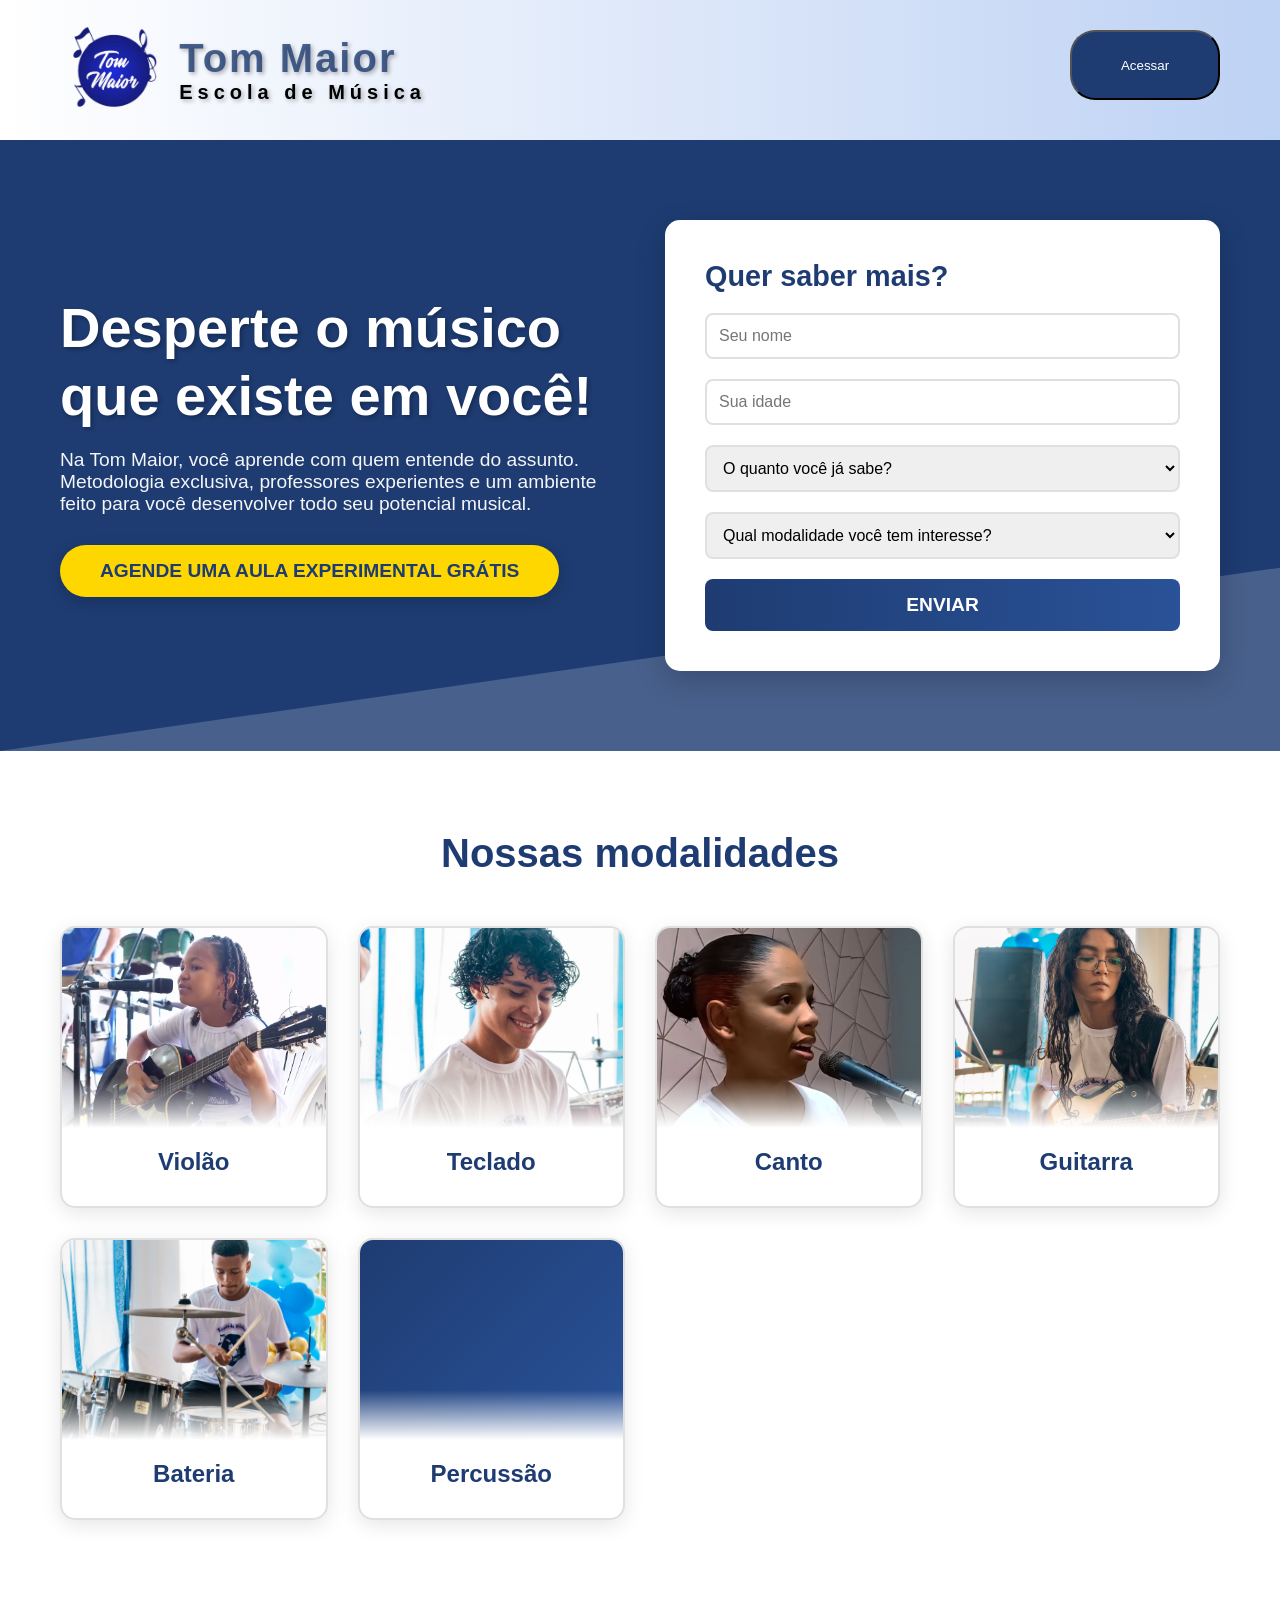
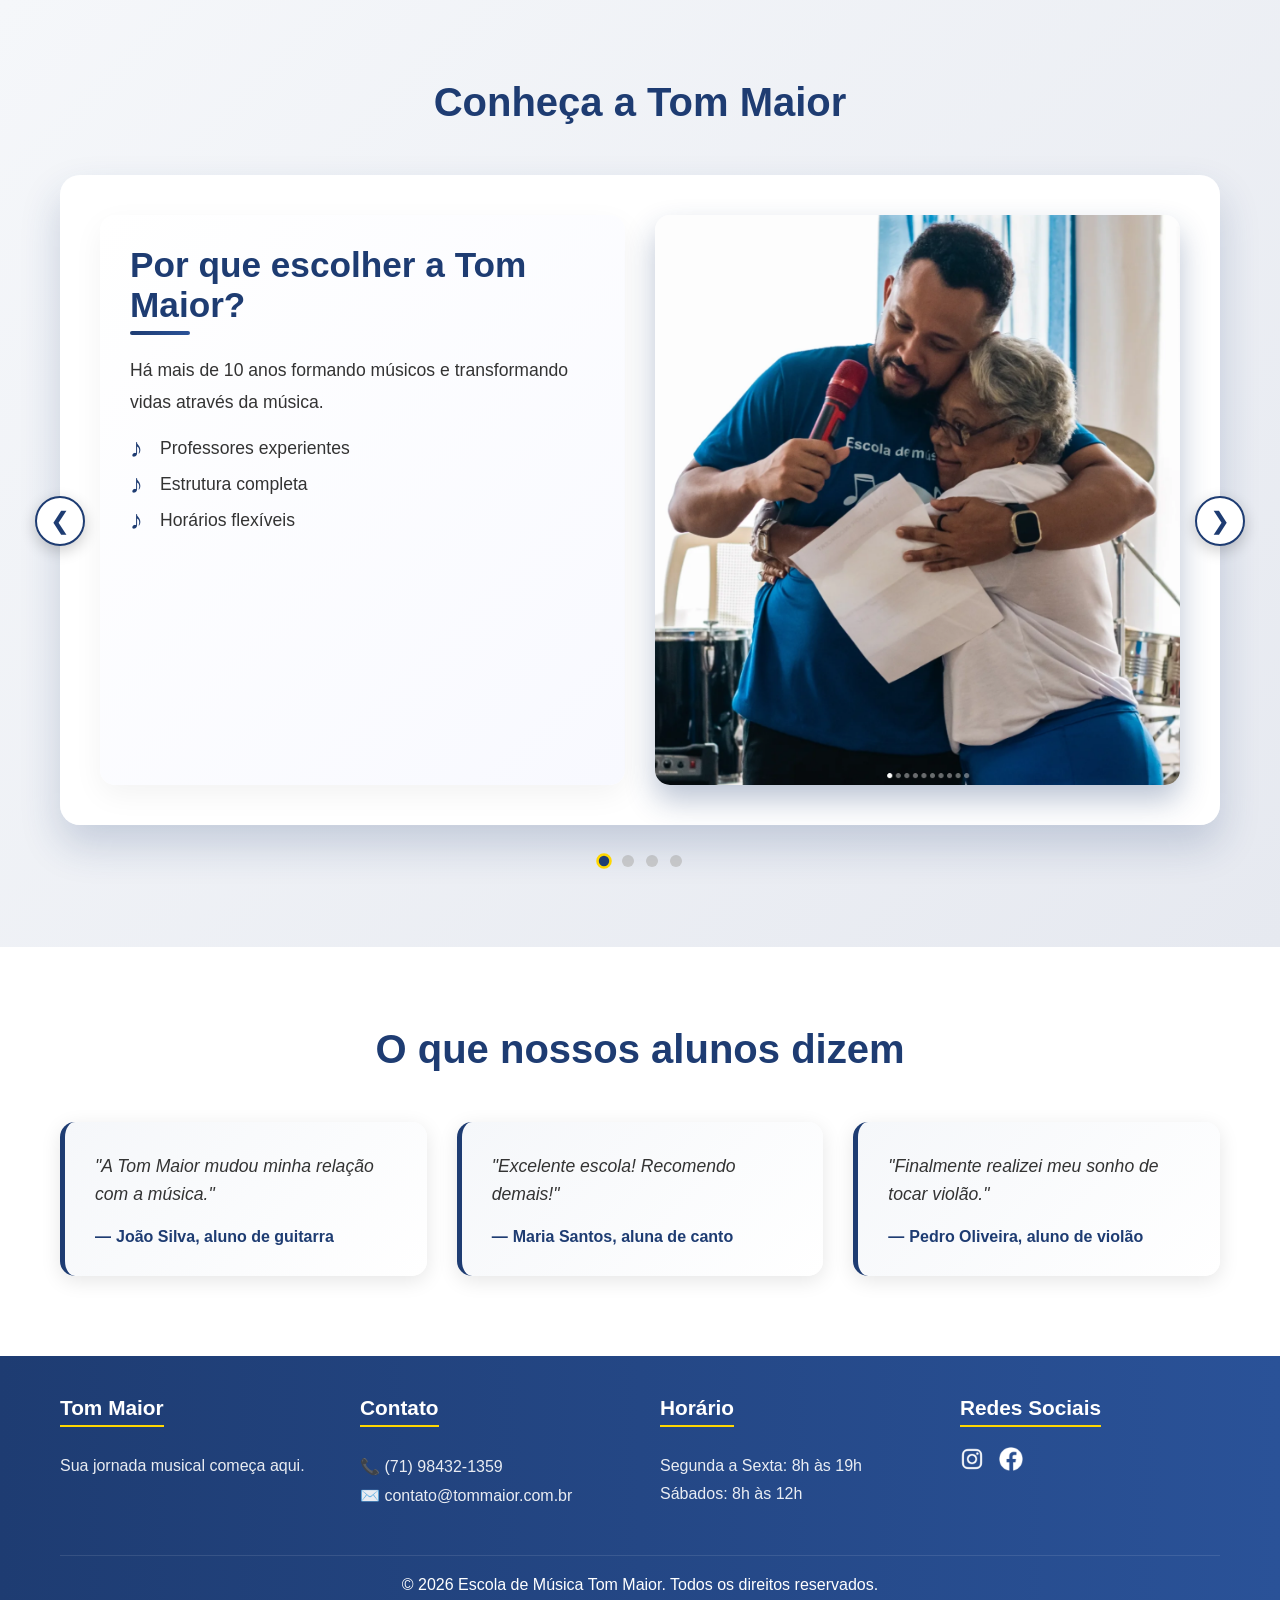
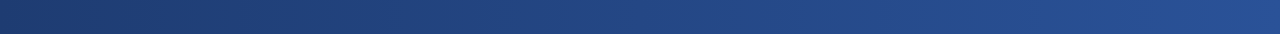
<file: index.html>
<!DOCTYPE html>
<html lang="pt-br">
<head>
    <meta charset="UTF-8">
    <meta name="viewport" content="width=device-width, initial-scale=1.0">
    <title>Tom Maior - Escola de Música</title>
    <link rel="stylesheet" href="./style.css">
</head>
<body>
    <header>
        <div class="container">
            <div class="header-content">
                <div class="logo-container"> 
                    <img src="./imgs/logo.png" alt="Tom Maior">
                    <div class="logo">
                        <h1>Tom Maior <span>Escola de Música</span></h1>
                    </div>
                </div>
                <button id="portal-acess-button">Acessar</button>
            </div>
        </div>
    </header>

    <section class="hero">
        <div class="container">
            <div class="hero-content">
                <div class="hero-text">
                    <h2>Desperte o músico que existe em você!</h2>
                    <p>Na Tom Maior, você aprende com quem entende do assunto. Metodologia exclusiva, professores experientes e um ambiente feito para você desenvolver todo seu potencial musical.</p>
                    <a href="https://wa.me/5571984321359" class="cta-button">AGENDE UMA AULA EXPERIMENTAL GRÁTIS</a>
                </div>
                <div class="hero-form">
                    <h3>Quer saber mais?</h3>
                    <form id="formulario">
                        <div class="form-group">
                            <input type="text" id="nome" placeholder="Seu nome" required>
                        </div>
                        <div class="form-group">
                            <input type="number" id="idade" placeholder="Sua idade" required>
                        </div>
                        <div class="form-group">
                            <select required id="nivel">
                                <option value="" disabled selected>O quanto você já sabe?</option>
                                <option value="leigo">não tenho conhecimento prévio algum</option>
                                <option value="basico">apenas o básico</option>
                                <option value="intermediario">tenho nível intermediário</option>
                                <option value="avançado">já tenho conhecimento avançado</option>
                            </select>
                        </div>
                        <div class="form-group">
                            <select required id="modalidade">
                                <option value="">Qual modalidade você tem interesse?</option>
                                <option value="violao">Violão</option>
                                <option value="teclado">Teclado</option>
                                <option value="canto">Canto</option>
                                <option value="guitarra">Guitarra</option>
                                <option value="bateria">Bateria</option>
                                <option value="percussao">Percussão</option>
                                <option value="outros">Outros</option>
                            </select>
                        </div>
                        <button type="submit" class="submit-button">ENVIAR</button>
                    </form>
                </div>
            </div>
        </div>
    </section>

    <section class="cursos">
        <div class="container">
            <h2 class="section-title">Nossas modalidades</h2>
            <div class="cursos-grid">
                <div class="curso-card">
                    <div class="card-image" style="background-image: url('./imgs/Hannah.png');"></div>
                    <div class="card-content">
                        <h3>Violão</h3>
                    </div>
                </div>

                <div class="curso-card">
                    <div class="card-image" style="background-image: url('./imgs/kaio.png');" id="card-violao"></div>
                    <div class="card-content">
                        <h3>Teclado</h3>
                    </div>
                </div>

                <div class="curso-card">
                    <div class="card-image" style="background-image: url('./imgs/Sabrina.png');"></div>
                    <div class="card-content">
                        <h3>Canto</h3>
                    </div>
                </div>

                <div class="curso-card">
                    <div class="card-image" style="background-image: url('./imgs/Malu.png');"></div>
                    <div class="card-content">
                        <h3>Guitarra</h3>
                    </div>
                </div>

                <div class="curso-card">
                    <div class="card-image" style="background-image: url('./imgs/Iran.png');"></div>
                    <div class="card-content">
                        <h3>Bateria</h3>
                    </div>
                </div>

                <div class="curso-card">
                    <div class="card-image" style="background-image: linear-gradient(135deg, #1e3c72, #2a5298);"></div>
                    <div class="card-content">
                        <h3>Percussão</h3>
                    </div>
                </div>
            </div>
        </div>
    </section>

    <section class="sobre">
        <div class="container">
            <h2 class="section-title">Conheça a Tom Maior</h2>
            <div class="sobre-carousel-container">
                <div class="sobre-carousel">
                    <div class="carousel-item active">
                        <div class="slide-content">
                            <div class="slide-text">
                                <h3>Por que escolher a Tom Maior?</h3>
                                <p>Há mais de 10 anos formando músicos e transformando vidas através da música.</p>
                                <ul class="features">
                                    <li>Professores experientes</li>
                                    <li>Estrutura completa</li>
                                    <li>Horários flexíveis</li>
                                </ul>
                            </div>
                            <div class="slide-image">
                                <img src="./imgs/Jadson.png" alt="Professor Jadson">
                            </div>
                        </div>
                    </div>
                    <div class="carousel-item">
                        <div class="slide-content">
                            <div class="slide-text">
                                <h3>Nossa Metodologia</h3>
                                <p>Desenvolvemos um método exclusivo que acelera seu aprendizado.</p>
                            </div>
                            <div class="slide-image">
                                <img src="./imgs/Andreepablo.png" alt="Aula de música">
                            </div>
                        </div>
                    </div>
                    <div class="carousel-item">
                        <div class="slide-content">
                            <div class="slide-text">
                                <h3>Nossa Estrutura</h3>
                                <p>Salas climatizadas e equipamentos de última geração.</p>
                            </div>
                            <div class="slide-image">
                                <img src="./imgs/Jadsonefamilia.png" alt="Estrutura da escola">
                            </div>
                        </div>
                    </div>
                    <div class="carousel-item">
                        <div class="slide-content">
                            <div class="slide-text">
                                <h3>Eventos e Apresentações</h3>
                                <p>Oportunidade de se apresentar em eventos e festivais.</p>
                            </div>
                            <div class="slide-image">
                                <img src="./imgs/andreeyran.png" alt="Eventos musicais">
                            </div>
                        </div>
                    </div>
                </div>

                <button class="carousel-btn prev-btn">❮</button>
                <button class="carousel-btn next-btn">❯</button>

                <div class="carousel-indicators">
                    <button class="indicator active" data-index="0"></button>
                    <button class="indicator" data-index="1"></button>
                    <button class="indicator" data-index="2"></button>
                    <button class="indicator" data-index="3"></button>
                </div>
            </div>
        </div>
    </section>

    <section class="depoimentos">
        <div class="container">
            <h2 class="section-title">O que nossos alunos dizem</h2>
            <div class="depoimentos-grid">
                <div class="depoimento-card">
                    <p class="depoimento-text">"A Tom Maior mudou minha relação com a música."</p>
                    <div class="depoimento-author">João Silva, aluno de guitarra</div>
                </div>
                <div class="depoimento-card">
                    <p class="depoimento-text">"Excelente escola! Recomendo demais!"</p>
                    <div class="depoimento-author">Maria Santos, aluna de canto</div>
                </div>
                <div class="depoimento-card">
                    <p class="depoimento-text">"Finalmente realizei meu sonho de tocar violão."</p>
                    <div class="depoimento-author">Pedro Oliveira, aluno de violão</div>
                </div>
            </div>
        </div>
    </section>

    <footer id="contato">
        <div class="container">
            <div class="footer-content">
                <div class="footer-section">
                    <h4>Tom Maior</h4>
                    <p>Sua jornada musical começa aqui.</p>
                </div>
                <div class="footer-section">
                    <h4>Contato</h4>
                    <p>📞 (71) 98432-1359</p>
                    <p>✉️ contato@tommaior.com.br</p>
                </div>
                <div class="footer-section">
                    <h4>Horário</h4>
                    <p>Segunda a Sexta: 8h às 19h</p>
                    <p>Sábados: 8h às 12h</p>
                </div>
                <div class="footer-section">
                    <h4>Redes Sociais</h4>
                    <div class="social-links">
                        <a href="https://www.instagram.com/escolatommaior/" class="social-link"><img src="./imgs/instagram-icon.png" class="social-icon" alt="Instagram"></a>
                        <a href="https://www.facebook.com/tom.maior.50" class="social-link"><img src="./imgs/facebook-icon.png" class="social-icon" alt="Facebook"></a>
                    </div>
                </div>
            </div>
            <div class="copyright">
                <p>&copy; 2026 Escola de Música Tom Maior. Todos os direitos reservados.</p>
            </div>
        </div>
    </footer>

    <script src="./Script.js"></script>
</body>
</html>
</file>
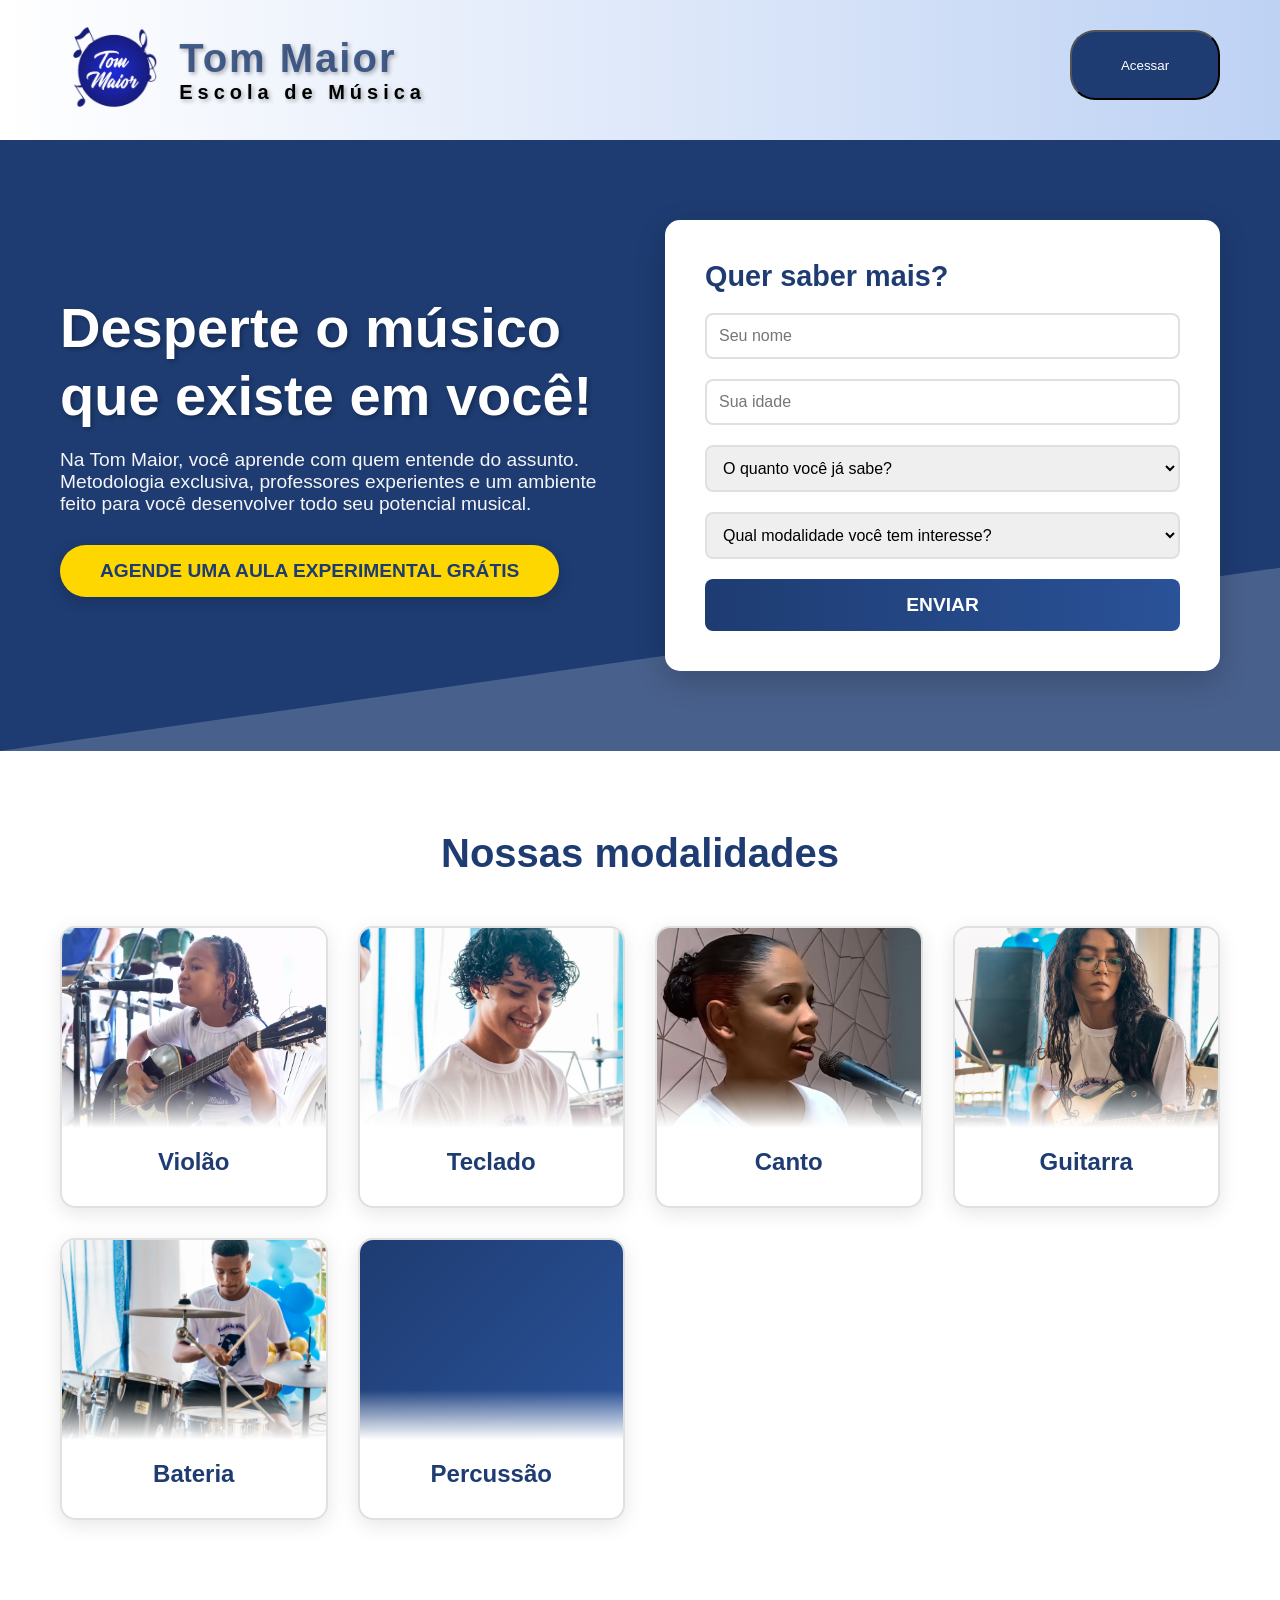
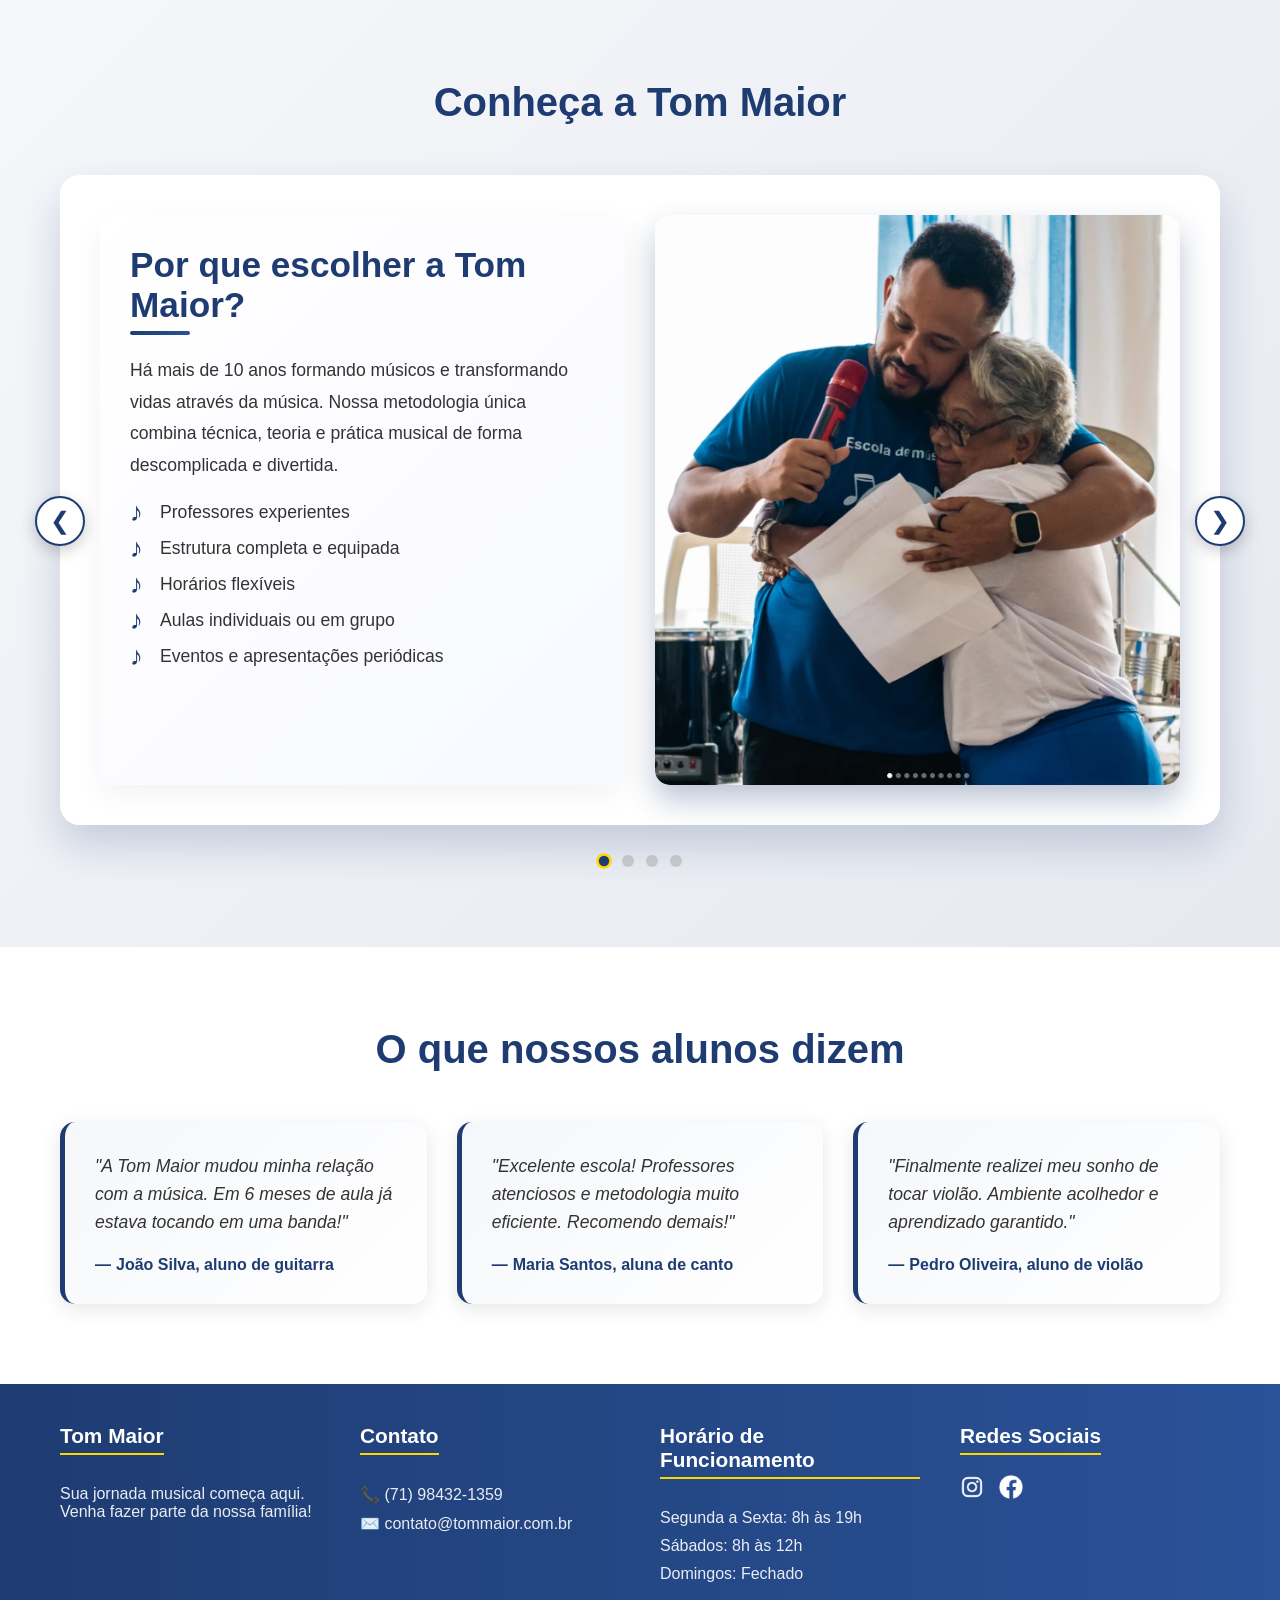
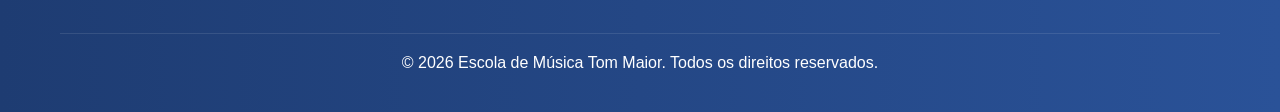
<file: MainPage.html>
<!DOCTYPE html>
<html lang="pt-br">
<head>
    <meta charset="UTF-8">
    <meta name="viewport" content="width=device-width, initial-scale=1.0">
    <title>Tom Maior - Escola de Música</title>
    <link rel="stylesheet" href="style.css">
</head>
<body>
    <header>
    <div class="container">
        <div class="header-content">
            <div class="logo-container"> 
                <img src="/Imgs/logo.png" alt="Tom Maior">
                <div class="logo">
                    <h1>Tom Maior <span>Escola de Música</span></h1>
                </div>
            </div>

            <button id="portal-acess-button">Acessar</button>
        </div>
    </div>
</header>

    <section class="hero">
        <div class="container">
            <div class="hero-content">
                <div class="hero-text">
                    <h2>Desperte o músico que existe em você!</h2>
                    <p>Na Tom Maior, você aprende com quem entende do assunto. Metodologia exclusiva, professores experientes e um ambiente feito para você desenvolver todo seu potencial musical.</p>
                    <a href="#contato" class="cta-button">AGENDE UMA AULA EXPERIMENTAL GRÁTIS</a>
                </div>
                <div class="hero-form">
                    <h3>Quer saber mais?</h3>
                    <form id="formulario">
                        <div class="form-group">
                            <input type="text" id="nome" placeholder="Seu nome" required>
                        </div>
                        <div class="form-group">
                            <input type="number" id="idade" placeholder="Sua idade" required>
                        </div>
                        
                        <div class="form-group" >
                            <select required id="nivel">
                                <option value="" disabled selected>O quanto você já sabe?</option>
                                <option value="leigo">não tenho conhecimento prévio algum</option>
                                <option value="basico">apenas o básico</option>
                                <option value="intermediario">tenho nível intermediário</option>
                                <option value="avançado">já tenho conhecimento avançado</option>
                            </select>
                        </div>
                        <div class="form-group">
                            <select required id="modalidade">
                                <option value="">Qual modalidade você tem interesse?</option>
                                <option value="violao">Violão</option>
                                <option value="teclado">Teclado</option>
                                <option value="canto">Canto</option>
                                <option value="guitarra">Guitarra</option>
                                <option value="bateria">Bateria</option>
                                <option value="percussao">Percussão</option>
                                <option value="outros">Outros</option>
                            </select>
                        </div>
                        <button type="submit" class="submit-button">ENVIAR</button>
                    </form>
                </div>
            </div>
        </div>
    </section>

    <section class="cursos">
        <div class="container">
            <h2 class="section-title">Nossas modalidades</h2>
            <div class="cursos-grid">
                <div class="curso-card">
                    <div class="card-image" style="background-image: url(/Imgs/Hannah.png);"></div>
                    <div class="card-content">
                        <h3>Violão</h3>
                        <!-- <p>Do básico ao avançado. Violão popular, erudito e fingerstyle.</p> -->
                        <!-- <a href="#" class="card-button">Saiba mais</a> -->
                    </div>
                </div>

                <div class="curso-card">
                    <div class="card-image" style="background-image: url(/Imgs/kaio.png);" id="card-violao"></div>
                    <div class="card-content">
                        <h3>Teclado</h3>
                        <!-- <p>Aprenda técnicas, harmonias e repertório completo.</p> -->
                        <!-- <a href="#" class="card-button">Saiba mais</a> -->
                    </div>
                </div>

                <div class="curso-card">
                    <div class="card-image" style="background-image: url(/Imgs/Sabrina.png);"></div>
                    <div class="card-content">
                        <h3>Canto</h3>
                        <!-- <p>Técnica vocal, respiração e interpretação.</p> -->
                        <!-- <a href="#" class="card-button">Saiba mais</a> -->
                    </div>
                </div>

                <div class="curso-card">
                    <div class="card-image" style="background-image: url(/Imgs/Malu.png)"></div>
                    <div class="card-content">
                        <h3>Guitarra</h3>
                        <!-- <p>Rock, blues, solo e improvisação.</p> -->
                        <!-- <a href="#" class="card-button">Saiba mais</a> -->
                    </div>
                </div>

                <div class="curso-card">
                    <div class="card-image" style="background-image: url(/Imgs/Iran.png);"></div>
                    <div class="card-content">
                        <h3>Bateria</h3>
                        <!-- <p>Rudimentos, levadas e independência.</p> -->
                        <!-- <a href="#" class="card-button">Saiba mais</a> -->
                    </div>
                </div>

                <div class="curso-card">
                    <div class="card-image" style="background-image: linear-gradient(135deg, #1e3c72, #2a5298);"></div>
                    <div class="card-content">
                        <h3>Percussão</h3>
                        <!-- <p>Ritmos brasileiros e latinos.</p> -->
                        <!-- <a href="#" class="card-button">Saiba mais</a> -->
                    </div>
                </div>
            </div>
        </div>
    </section>

    <section class="sobre">
    <div class="container">
        <h2 class="section-title">Conheça a Tom Maior</h2>
        
        <div class="sobre-carousel-container">
            <!-- Carrossel -->
            <div class="sobre-carousel">
                <!-- SLIDE 1 - Por que escolher -->
                <div class="carousel-item active">
                    <div class="slide-content">
                        <div class="slide-text">
                            <h3>Por que escolher a Tom Maior?</h3>
                            <p>Há mais de 10 anos formando músicos e transformando vidas através da música. Nossa metodologia única combina técnica, teoria e prática musical de forma descomplicada e divertida.</p>
                            <ul class="features">
                                <li>Professores experientes</li>
                                <li>Estrutura completa e equipada</li>
                                <li>Horários flexíveis</li>
                                <li>Aulas individuais ou em grupo</li>
                                <li>Eventos e apresentações periódicas</li>
                            </ul>
                        </div>
                        <div class="slide-image">
                            <img src="/Imgs/Jadson.png" alt="Professor Jadson">
                        </div>
                    </div>
                </div>

                <!-- SLIDE 2 - Nossa Metodologia -->
                <div class="carousel-item">
                    <div class="slide-content">
                        <div class="slide-text">
                            <h3>Nossa Metodologia</h3>
                            <p>Desenvolvemos um método exclusivo que acelera seu aprendizado sem pular etapas. Você aprende na prática desde a primeira aula, com um plano de estudos personalizado para seu objetivo e ritmo.</p>
                            <!-- <div class="method-stats">
                                <div class="stat">
                                    <span class="stat-number">98%</span>
                                    <span class="stat-label">Aproveitamento</span>
                                </div>
                                <div class="stat">
                                    <span class="stat-number">500+</span>
                                    <span class="stat-label">Alunos formados</span>
                                </div>
                                <div class="stat">
                                    <span class="stat-number">15</span>
                                    <span class="stat-label">Professores</span>
                                </div>
                            </div> -->
                        </div>
                        <div class="slide-image">
                            <img src="/Imgs/Andreepablo.png" alt="Aula de música">
                        </div>
                    </div>
                </div>

                <!-- SLIDE 3 - Estrutura -->
                <div class="carousel-item">
                    <div class="slide-content">
                        <div class="slide-text">
                            <h3>Nossa Estrutura</h3>
                            <p>Salas climatizadas, equipamentos de última geração e um ambiente pensado para proporcionar a melhor experiência musical.</p>
                            <ul class="features">
                                <li>🎸 salas equipadas</li>
                                <li>🎹 Teclados e pianos digitais</li>
                                <li>🥁 Baterias profissionais</li>
                                <li>📚 Biblioteca musical</li>
                            </ul>
                        </div>
                        <div class="slide-image">
                            <img src="/Imgs/Jadsonefamilia.png" alt="Estrutura da escola">
                        </div>
                    </div>
                </div>

                <!-- SLIDE 4 - Eventos -->
                <div class="carousel-item">
                    <div class="slide-content">
                        <div class="slide-text">
                            <h3>Eventos e Apresentações</h3>
                            <p>Proporcionamos aos nossos alunos a oportunidade de se apresentar em eventos, mostras e festivais, colocando em prática todo o aprendizado.</p>
                            <div class="event-highlights">
                                <div class="event">
                                    <span class="event-date">Aulões e oficinas</span>
                                </div>
                                <div class="event">
                                    <span class="event-date">expedições</span>
                                </div>
                                <div class="event">
                                    <span class="event-date">Anualmente</span>
                                    <span class="event-date">Tom Maior In Concert</span>
                                </div>
                            </div>
                        </div>
                        <div class="slide-image">
                            <img src="/Imgs/andreeyran.png" alt="Eventos musicais">
                        </div>
                    </div>
                </div>
            </div>

            <!-- Controles do Carrossel -->
            <button class="carousel-btn prev-btn">❮</button>
            <button class="carousel-btn next-btn">❯</button>

            <!-- Indicadores -->
            <div class="carousel-indicators">
                <button class="indicator active" data-index="0"></button>
                <button class="indicator" data-index="1"></button>
                <button class="indicator" data-index="2"></button>
                <button class="indicator" data-index="3"></button>
            </div>
        </div>
    </div>
</section>

    <section class="depoimentos">
        <div class="container">
            <h2 class="section-title">O que nossos alunos dizem</h2>
            <div class="depoimentos-grid">
                <div class="depoimento-card">
                    <p class="depoimento-text">"A Tom Maior mudou minha relação com a música. Em 6 meses de aula já estava tocando em uma banda!"</p>
                    <div class="depoimento-author">João Silva, aluno de guitarra</div>
                </div>

                <div class="depoimento-card">
                    <p class="depoimento-text">"Excelente escola! Professores atenciosos e metodologia muito eficiente. Recomendo demais!"</p>
                    <div class="depoimento-author">Maria Santos, aluna de canto</div>
                </div>

                <div class="depoimento-card">
                    <p class="depoimento-text">"Finalmente realizei meu sonho de tocar violão. Ambiente acolhedor e aprendizado garantido."</p>
                    <div class="depoimento-author">Pedro Oliveira, aluno de violão</div>
                </div>
            </div>
        </div>
    </section>

    <footer id="contato">
        <div class="container">
            <div class="footer-content">
                <div class="footer-section">
                    <h4>Tom Maior</h4>
                    <p>Sua jornada musical começa aqui. Venha fazer parte da nossa família!</p>
                </div>
                <div class="footer-section">
                    <h4>Contato</h4>
                    <p>📞 (71) 98432-1359</p>
                    <p>✉️ contato@tommaior.com.br</p>
                </div>
                <div class="footer-section">
                    <h4>Horário de Funcionamento</h4>
                    <p>Segunda a Sexta: 8h às 19h</p>
                    <p>Sábados: 8h às 12h</p>
                    <p>Domingos: Fechado</p>
                </div>
                <div class="footer-section">
                    <h4>Redes Sociais</h4>
                    <div class="social-links">
                        <a href="https://www.instagram.com/escolatommaior/" class="social-link"><img src="/Imgs/instagram-icon.png" class="social-icon" alt="icone do instagram"></a>
                        <a href="https://www.facebook.com/tom.maior.50?locale=pt_BR" class="social-link"><img src="/Imgs/facebook-icon.png" class="social-icon" alt="icone do facebook"></a>

                    </div>
                </div>
            </div>
            <div class="copyright">
                <p>&copy; 2026 Escola de Música Tom Maior. Todos os direitos reservados.</p>
            </div>
        </div>
    </footer>
</body>

<script src="Script.js"></script>
</html>
</file>
<file: style.css>
* {
    margin: 0;
    padding: 0;
    box-sizing: border-box;
    font-family: 'Segoe UI', Tahoma, Geneva, Verdana, sans-serif;
}

body {
    background: linear-gradient(135deg, #f5f7fa 0%, #e6e9f0 100%);
}

/* Header */
header {
    background: linear-gradient(90deg, #ffffff 0%, #bed2f4 100%);
    color: rgba(30, 60, 114, 0.8);
    padding: 20px 0;
    box-shadow: 0 4px 15px rgba(0,0,0,0.2);
}

.container {
    max-width: 1200px;
    margin: 0 auto;
    padding: 0 20px;
}

#portal-acess-button{
    display: inline-block;
    padding: 10px 20px;
    margin-top: 10px;
    background-color: #1e3c72;
    color: white;
    text-decoration: none;
    border-radius: 25px;
    transition: background-color 0.3s;
    width: 150px;
    max-height: 70px;
}

.logo-container {
    display: flex;
    align-items: center;
    gap: 15px;
}

.logo-container img {
    width: 60px;
    height: auto;
}

/* Seção Sobre com imagem à direita */
.sobre-content {
    display: grid;
    grid-template-columns: 1fr 1fr;
    gap: 40px;
    align-items: center;
    position: relative;
    min-height: 500px; /* Ajuste conforme necessário */
}

/* Estilo para o texto */
.sobre-text {
    padding: 40px;
    background: rgba(255, 255, 255, 0.95);
    border-radius: 15px;
    box-shadow: 0 10px 30px rgba(0,0,0,0.1);
    z-index: 2;
    position: relative;
}

/* Container da imagem */
.sobre-image {
    height: 100%;
    min-height: 500px;
    border-radius: 15px;
    background-size: cover;
    background-position: center;
    position: relative;
    z-index: 1;
    box-shadow: -20px 20px 30px rgba(0,0,0,0.15);
}

/* Efeito de fade na imagem */
.sobre-image::before {
    content: '';
    position: absolute;
    top: 0;
    left: 0;
    right: 0;
    bottom: 0;
    background: linear-gradient(
        to left,
        rgba(30, 60, 114, 0.1),
        rgba(255, 255, 255, 0.3)
    );
    border-radius: 15px;
    pointer-events: none;
}

/* Efeito de fade adicional na borda */
.sobre-image::after {
    content: '';
    position: absolute;
    top: 0;
    left: -50px;
    width: 100px;
    height: 100%;
    background: linear-gradient(
        to right,
        transparent,
        rgba(255, 255, 255, 0.3)
    );
    pointer-events: none;
}

/* SEÇÃO SOBRE COM CARROSSEL */
.sobre {
    padding: 80px 0;
    background: linear-gradient(135deg, #f5f7fa 0%, #e6e9f0 100%);
    overflow: hidden;
}

.sobre-content {
    display: grid;
    grid-template-columnS: 1fr 1fr;
    gap: 50px;
    align-items: center;
}

/* Estilo do texto */
.sobre-text {
    padding: 40px;
    background: rgba(255, 255, 255, 0.95);
    border-radius: 15px;
    box-shadow: 0 10px 30px rgba(0,0,0,0.1);
}

/* CARROSSEL */
.sobre-carousel {
    position: relative;
    width: 100%;
    border-radius: 15px;
    overflow: hidden;
    box-shadow: 0 15px 40px rgba(30, 60, 114, 0.3);
}

.carousel-container {
    display: flex;
    transition: transform 0.5s ease;
    height: 400px; /* Altura fixa do carrossel */
}

.carousel-slide {
    min-width: 100%;
    height: 100%;
    position: relative;
}

.carousel-slide img {
    width: 100%;
    height: 100%;
    object-fit: cover; /* Isso resolve o problema da repetição */
    display: block;
}

/* Efeito de fade sobre a imagem (opcional) */
.carousel-slide::after {
    content: '';
    position: absolute;
    top: 0;
    left: 0;
    right: 0;
    bottom: 0;
    background: linear-gradient(135deg, rgba(30,60,114,0.2) 0%, rgba(42,82,152,0.1) 100%);
    pointer-events: none;
}

/* Botões do carrossel */
.carousel-btn {
    position: absolute;
    top: 50%;
    transform: translateY(-50%);
    background: rgba(255, 255, 255, 0.8);
    color: #1e3c72;
    border: none;
    width: 40px;
    height: 40px;
    border-radius: 50%;
    font-size: 20px;
    cursor: pointer;
    display: flex;
    align-items: center;
    justify-content: center;
    transition: all 0.3s ease;
    z-index: 10;
    border: 2px solid white;
}

.carousel-btn:hover {
    background: white;
    transform: translateY(-50%) scale(1.1);
    box-shadow: 0 5px 15px rgba(0,0,0,0.2);
}

.prev-btn {
    left: 15px;
}

.next-btn {
    right: 15px;
}

/* Indicadores (dots) */
.carousel-dots {
    position: absolute;
    bottom: 15px;
    left: 50%;
    transform: translateX(-50%);
    display: flex;
    gap: 8px;
    z-index: 10;
}

.dot {
    width: 10px;
    height: 10px;
    border-radius: 50%;
    background: rgba(255, 255, 255, 0.5);
    cursor: pointer;
    transition: all 0.3s ease;
    border: 1px solid white;
}

.dot.active {
    background: #ffd700;
    transform: scale(1.2);
    border-color: #1e3c72;
}

.dot:hover {
    background: white;
}

/* Responsividade */
@media (max-width: 968px) {
    .sobre-content {
        grid-template-columns: 1fr;
    }
    
    .carousel-container {
        height: 350px;
    }
    
    .sobre-text {
        order: 2;
    }
    
    .sobre-carousel {
        order: 1;
    }
}

/* SEÇÃO SOBRE CARROSSEL */
.sobre {
    padding: 80px 0;
    background: linear-gradient(135deg, #f5f7fa 0%, #e6e9f0 100%);
    position: relative;
    overflow: hidden;
}

.sobre-carousel-container {
    position: relative;
    max-width: 1200px;
    margin: 0 auto;
    min-height: 500px;
}

/* Carrossel */
.sobre-carousel {
    position: relative;
    width: 100%;
    overflow: hidden;
    border-radius: 20px;
    box-shadow: 0 20px 40px rgba(30, 60, 114, 0.2);
}

.carousel-item {
    display: none;
    width: 100%;
    background: white;
}

.carousel-item.active {
    display: block;
    animation: fadeIn 0.5s ease;
}

@keyframes fadeIn {
    from { opacity: 0; transform: scale(0.95); }
    to { opacity: 1; transform: scale(1); }
}

/* Conteúdo do slide */
.slide-content {
    display: grid;
    grid-template-columns: 1fr 1fr;
    gap: 30px;
    padding: 40px;
}

/* Texto do slide */
.slide-text {
    padding: 30px;
    background: linear-gradient(135deg, #ffffff, #f8f9ff);
    border-radius: 15px;
    box-shadow: 0 10px 30px rgba(0,0,0,0.05);
}

.slide-text h3 {
    color: #1e3c72;
    font-size: 2.2em;
    margin-bottom: 20px;
    position: relative;
    padding-bottom: 10px;
}

.slide-text h3::after {
    content: '';
    position: absolute;
    bottom: 0;
    left: 0;
    width: 60px;
    height: 4px;
    background: linear-gradient(90deg, #1e3c72, #2a5298);
    border-radius: 2px;
}

.slide-text p {
    color: #333;
    font-size: 1.1em;
    line-height: 1.8;
    margin-bottom: 20px;
}

/* Features */
.features {
    list-style: none;
    padding: 0;
}

.features li {
    margin: 12px 0;
    font-size: 1.1em;
    color: #333;
    display: flex;
    align-items: center;
    padding-left: 30px;
    position: relative;
}

.features li::before {
    content: '♪';
    color: #1e3c72;
    font-size: 1.5em;
    position: absolute;
    left: 0;
    font-weight: bold;
}

/* Estatísticas */
.method-stats {
    display: grid;
    grid-template-columns: repeat(3, 1fr);
    gap: 15px;
    margin-top: 30px;
}

.stat {
    text-align: center;
    padding: 15px;
    background: white;
    border-radius: 10px;
    box-shadow: 0 5px 15px rgba(0,0,0,0.05);
}

.stat-number {
    display: block;
    color: #1e3c72;
    font-size: 2em;
    font-weight: bold;
    line-height: 1;
}

.stat-label {
    display: block;
    color: #666;
    font-size: 0.9em;
    margin-top: 5px;
}

/* Eventos */
.event-highlights {
    display: grid;
    gap: 15px;
    margin-top: 25px;
}

.event {
    background: white;
    padding: 15px 20px;
    border-radius: 10px;
    display: flex;
    justify-content: space-between;
    align-items: center;
    box-shadow: 0 5px 15px rgba(0,0,0,0.05);
    border-left: 4px solid #1e3c72;
}

.event-date {
    color: #1e3c72;
    font-weight: bold;
    font-size: 1.1em;
}

.event-name {
    color: #333;
}

/* Imagem do slide */
.slide-image {
    height: 100%;
    min-height: 400px;
    border-radius: 15px;
    overflow: hidden;
    box-shadow: 0 15px 30px rgba(30, 60, 114, 0.3);
}

.slide-image img {
    width: 100%;
    height: 100%;
    object-fit: cover;
    transition: transform 0.5s ease;
}

.slide-image:hover img {
    transform: scale(1.05);
}

/* Botões do carrossel */
.carousel-btn {
    position: absolute;
    top: 50%;
    transform: translateY(-50%);
    background: white;
    color: #1e3c72;
    border: none;
    width: 50px;
    height: 50px;
    border-radius: 50%;
    font-size: 24px;
    cursor: pointer;
    display: flex;
    align-items: center;
    justify-content: center;
    transition: all 0.3s ease;
    z-index: 20;
    box-shadow: 0 5px 15px rgba(0,0,0,0.2);
    border: 2px solid #1e3c72;
}

.carousel-btn:hover {
    background: #1e3c72;
    color: white;
    transform: translateY(-50%) scale(1.1);
}

.prev-btn {
    left: -25px;
}

.next-btn {
    right: -25px;
}

/* Indicadores */
.carousel-indicators {
    display: flex;
    justify-content: center;
    gap: 12px;
    margin-top: 30px;
}

.indicator {
    width: 12px;
    height: 12px;
    border-radius: 50%;
    background: #ccc;
    border: 2px solid transparent;
    cursor: pointer;
    transition: all 0.3s ease;
    padding: 0;
}

.indicator.active {
    background: #1e3c72;
    transform: scale(1.3);
    border-color: #ffd700;
}

.indicator:hover {
    background: #2a5298;
}

/* Responsividade */
@media (max-width: 968px) {
    .slide-content {
        grid-template-columns: 1fr;
        padding: 20px;
    }
    
    .slide-image {
        min-height: 300px;
        order: -1;
    }
    
    .carousel-btn {
        width: 40px;
        height: 40px;
        font-size: 20px;
    }
    
    .prev-btn {
        left: 10px;
    }
    
    .next-btn {
        right: 10px;
    }
}

@media (max-width: 576px) {
    .slide-text {
        padding: 20px;
    }
    
    .slide-text h3 {
        font-size: 1.8em;
    }
    
    .method-stats {
        grid-template-columns: 1fr;
    }
    
 
    .event {
        flex-direction: column;
        text-align: center;
        gap: 5px;
    }
    
    .carousel-btn {
        width: 35px;
        height: 35px;
        font-size: 18px;
    }
}

@media (max-width: 576px) {
    .carousel-container {
        height: 280px;
    }
    
    .carousel-btn {
        width: 35px;
        height: 35px;
        font-size: 16px;
    }
}

/* Responsividade */
@media (max-width: 768px) {
    .sobre-content {
        grid-template-columns: 1fr;
    }
    
    .sobre-image {
        min-height: 300px;
        order: -1; /* Imagem fica em cima no mobile */
    }
    
    .sobre-image::after {
        display: none;
    }
}

.header-content {
    display: flex;
    justify-content: space-between;
    align-items: left;
    flex-wrap: wrap;
}
.header-content img{
    height: 100px;
    width: auto;
}

.logo h1 {
    font-size: 2.5em;
    font-weight: 700;
    letter-spacing: 2px;
    text-shadow: 2px 2px 4px rgba(0,0,0,0.3);
}

.logo span {
    color: #000000;
    font-size: 0.5em;
    display: block;
    letter-spacing: 5px;
}


.header-contact {
    text-align: right;
}

.header-contact p {
    margin: 5px 0;
    font-size: 1.1em;
}

/* Hero Section */
.hero {
    background: url('data:image/svg+xml;utf8,<svg xmlns="http://www.w3.org/2000/svg" viewBox="0 0 100 100" preserveAspectRatio="none"><polygon fill="%231e3c72" points="0,0 100,0 100,70 0,100"/></svg>');
    background-size: cover;
    background-position: center;
    color: white;
    padding: 80px 0;
    position: relative;
}

.hero::before {
    content: '';
    position: absolute;
    top: 0;
    left: 0;
    right: 0;
    bottom: 0;
    background: rgba(30, 60, 114, 0.8);
}

.hero-content {
    position: relative;
    z-index: 1;
    display: grid;
    grid-template-columns: 1fr 1fr;
    gap: 50px;
    align-items: center;
}

.hero-text h2 {
    font-size: 3.5em;
    margin-bottom: 20px;
    line-height: 1.2;
    text-shadow: 2px 2px 4px rgba(0,0,0,0.3);
}

.hero-text p {
    font-size: 1.2em;
    margin-bottom: 30px;
    opacity: 0.95;
}

.cta-button {
    display: inline-block;
    padding: 15px 40px;
    background-color: #ffd700;
    color: #1e3c72;
    text-decoration: none;
    font-weight: bold;
    font-size: 1.2em;
    border-radius: 50px;
    transition: transform 0.3s, box-shadow 0.3s;
    box-shadow: 0 4px 15px rgba(0,0,0,0.2);
}

.cta-button:hover {
    transform: translateY(-3px);
    box-shadow: 0 6px 20px rgba(0,0,0,0.3);
}

.hero-form {
    background: white;
    padding: 40px;
    border-radius: 15px;
    box-shadow: 0 10px 30px rgba(0,0,0,0.2);
}

.hero-form h3 {
    color: #1e3c72;
    font-size: 1.8em;
    margin-bottom: 20px;
}

.form-group {
    margin-bottom: 20px;
}

.form-group input,
.form-group select {
    width: 100%;
    padding: 12px;
    border: 2px solid #e0e0e0;
    border-radius: 8px;
    font-size: 1em;
    transition: border-color 0.3s;
}

.form-group input:focus,
.form-group select:focus {
    outline: none;
    border-color: #1e3c72;
}

.submit-button {
    width: 100%;
    padding: 15px;
    background: linear-gradient(90deg, #1e3c72, #2a5298);
    color: white;
    border: none;
    border-radius: 8px;
    font-size: 1.2em;
    font-weight: bold;
    cursor: pointer;
    transition: transform 0.3s;
}

.submit-button:hover {
    transform: scale(1.02);
}

/* Cursos Section */
.cursos {
    padding: 80px 0;
    background: white;
}

.section-title {
    text-align: center;
    color: #1e3c72;
    font-size: 2.5em;
    margin-bottom: 50px;
}

.cursos-grid {
    display: grid;
    grid-template-columns: repeat(auto-fit, minmax(250px, 1fr));
    gap: 30px;
}

.curso-card {
    background: white;
    border-radius: 15px;
    overflow: hidden;
    box-shadow: 0 5px 20px rgba(0,0,0,0.1);
    transition: transform 0.3s;
    border: 2px solid #e0e0e0;
}

.social-icon{
    width: 24px;
    height: 24px;
    filter: invert(100%) sepia(100%) grayscale(100%) brightness(150%);

}

.curso-card:hover {
    transform: translateY(-10px);
    border-color: #1e3c72;
}

.card-image {
    height: 200px;
    background-size: cover;
    /* background-position: center; */
    position: relative;
}

.card-image::after {
    content: '';
    position: absolute;
    bottom: 0;
    left: 0;
    right: 0;
    height: 50px;
    background: linear-gradient(to top, white, transparent);
}

.card-content {
    padding: 20px;
    text-align: center;
}

.card-content h3 {
    color: #1e3c72;
    font-size: 1.5em;
    margin-bottom: 10px;
}

.card-content p {
    color: #666;
    margin-bottom: 15px;
}

.card-button {
    display: inline-block;
    padding: 10px 30px;
    background-color: #1e3c72;
    color: white;
    text-decoration: none;
    border-radius: 25px;
    transition: background-color 0.3s;
}

.card-button:hover {
    background-color: #2a5298;
}

/* Sobre Nós */
.sobre {
    padding: 80px 0;
    background: linear-gradient(135deg, #f5f7fa, #e6e9f0);
}

.sobre-content {
    display: grid;
    grid-template-columns: 1fr 1fr;
    gap: 50px;
    align-items: center;
}

.sobre-text h3 {
    color: #1e3c72;
    font-size: 2em;
    margin-bottom: 20px;
}

.sobre-text p {
    color: #333;
    font-size: 1.1em;
    line-height: 1.8;
    margin-bottom: 20px;
}

.features {
    list-style: none;
}

.features li {
    margin: 15px 0;
    font-size: 1.1em;
    color: #333;
    display: flex;
    align-items: center;
}

.features li::before {
    content: '♪';
    color: #1e3c72;
    font-size: 1.5em;
    margin-right: 10px;
    font-weight: bold;
}

/* Depoimentos */
.depoimentos {
    padding: 80px 0;
    background: white;
}

.depoimentos-grid {
    display: grid;
    grid-template-columns: repeat(auto-fit, minmax(300px, 1fr));
    gap: 30px;
}

.depoimento-card {
    background: linear-gradient(135deg, #f5f7fa, #ffffff);
    padding: 30px;
    border-radius: 15px;
    box-shadow: 0 5px 20px rgba(0,0,0,0.1);
    border-left: 5px solid #1e3c72;
}

.depoimento-text {
    font-style: italic;
    color: #333;
    font-size: 1.1em;
    line-height: 1.6;
    margin-bottom: 20px;
}

.depoimento-author {
    color: #1e3c72;
    font-weight: bold;
    display: flex;
    align-items: center;
}

.depoimento-author::before {
    content: '—';
    margin-right: 5px;
}

/* Footer */
footer {
    background: linear-gradient(90deg, #1e3c72, #2a5298);
    color: white;
    padding: 40px 0;
}

.footer-content {
    display: grid;
    grid-template-columns: repeat(auto-fit, minmax(250px, 1fr));
    gap: 40px;
}

.footer-section h4 {
    font-size: 1.3em;
    margin-bottom: 20px;
    border-bottom: 2px solid #ffd700;
    display: inline-block;
    padding-bottom: 5px;
}

.footer-section p {
    margin: 10px 0;
    opacity: 0.9;
}

.social-links {
    display: flex;
    gap: 15px;
}

.social-link {
    color: white;
    text-decoration: none;
    font-size: 1.5em;
}

.copyright {
    text-align: center;
    margin-top: 40px;
    padding-top: 20px;
    border-top: 1px solid rgba(255,255,255,0.1);
}

/* Responsividade */
@media (max-width: 768px) {
    .header-content {
        flex-direction: column;
        text-align: center;
    }

    .header-contact {
        text-align: center;
        margin-top: 15px;
    }

    .hero-content {
        grid-template-columns: 1fr;
    }

    .hero-text h2 {
        font-size: 2.5em;
    }

    .sobre-content {
        grid-template-columns: 1fr;
    }

    .section-title {
        font-size: 2em;
    }
}
</file>
